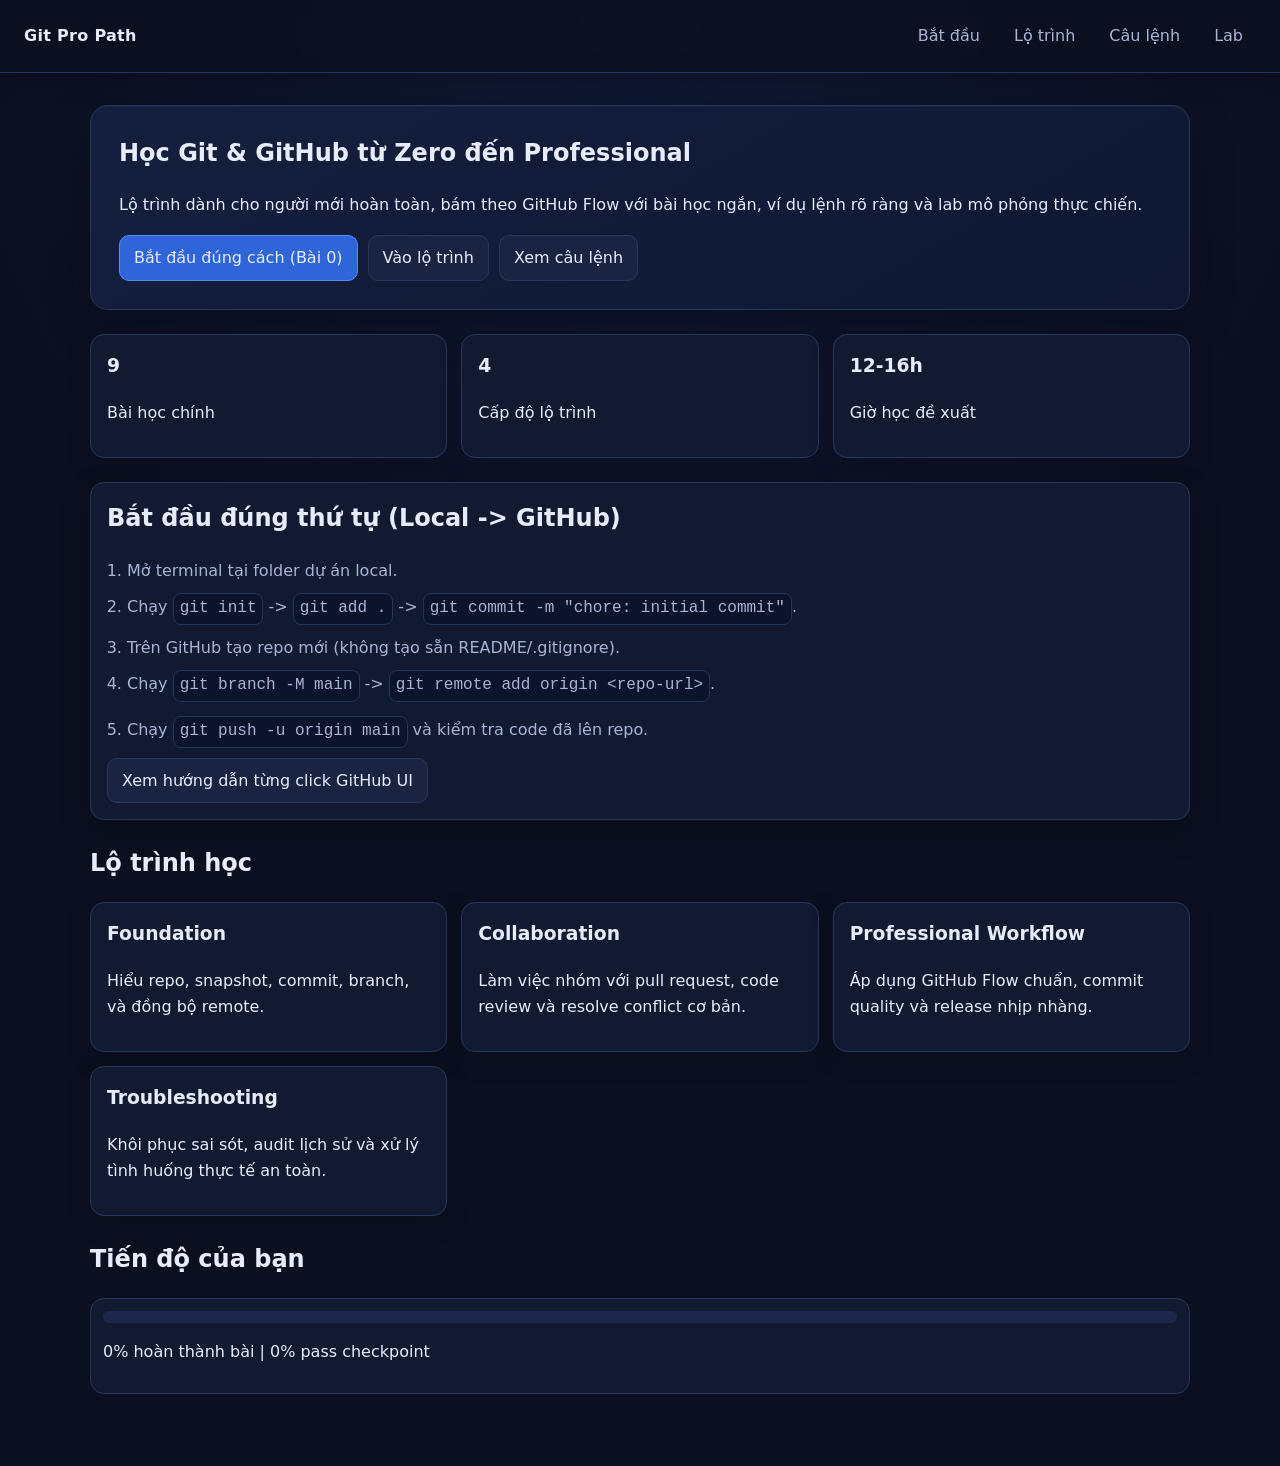
<file: index.html>
<!doctype html>
<html lang="vi">

<head>
    <meta charset="UTF-8" />
    <meta name="viewport" content="width=device-width, initial-scale=1.0" />
    <title>Git & GitHub Learning Path</title>
    <link rel="stylesheet" href="assets/styles.css" />
</head>

<body data-page="home">
    <header class="topbar">
        <a class="brand" href="index.html">Git Pro Path</a>
        <nav>
            <a href="starter/index.html">Bắt đầu</a>
            <a href="lessons/index.html">Lộ trình</a>
            <a href="commands/index.html">Câu lệnh</a>
            <a href="labs/index.html">Lab</a>
        </nav>
    </header>

    <main class="container">
        <section class="hero">
            <h1>Học Git & GitHub từ Zero đến Professional</h1>
            <p>
                Lộ trình dành cho người mới hoàn toàn, bám theo GitHub Flow với bài học ngắn,
                ví dụ lệnh rõ ràng và lab mô phỏng thực chiến.
            </p>
            <div class="hero-actions">
                <a class="btn primary" href="starter/index.html">Bắt đầu đúng cách (Bài 0)</a>
                <a class="btn" href="lessons/index.html">Vào lộ trình</a>
                <a class="btn" href="commands/index.html">Xem câu lệnh</a>
            </div>
        </section>

        <section class="grid three" id="home-metrics"></section>

        <section class="starter-box">
            <h2>Bắt đầu đúng thứ tự (Local -> GitHub)</h2>
            <ol>
                <li>Mở terminal tại folder dự án local.</li>
                <li>Chạy <code>git init</code> -> <code>git add .</code> -> <code>git commit -m "chore: initial commit"</code>.</li>
                <li>Trên GitHub tạo repo mới (không tạo sẵn README/.gitignore).</li>
                <li>Chạy <code>git branch -M main</code> -> <code>git remote add origin &lt;repo-url&gt;</code>.</li>
                <li>Chạy <code>git push -u origin main</code> và kiểm tra code đã lên repo.</li>
            </ol>
            <a class="btn" href="starter/index.html">Xem hướng dẫn từng click GitHub UI</a>
        </section>

        <section>
            <h2>Lộ trình học</h2>
            <div id="path-cards" class="grid two"></div>
        </section>

        <section>
            <h2>Tiến độ của bạn</h2>
            <div class="progress-wrap">
                <div class="progress-bar"><span id="overall-progress"></span></div>
                <p id="overall-progress-text">0% hoàn thành</p>
            </div>
        </section>
    </main>

    <script src="assets/app.js"></script>
</body>

</html>
</file>
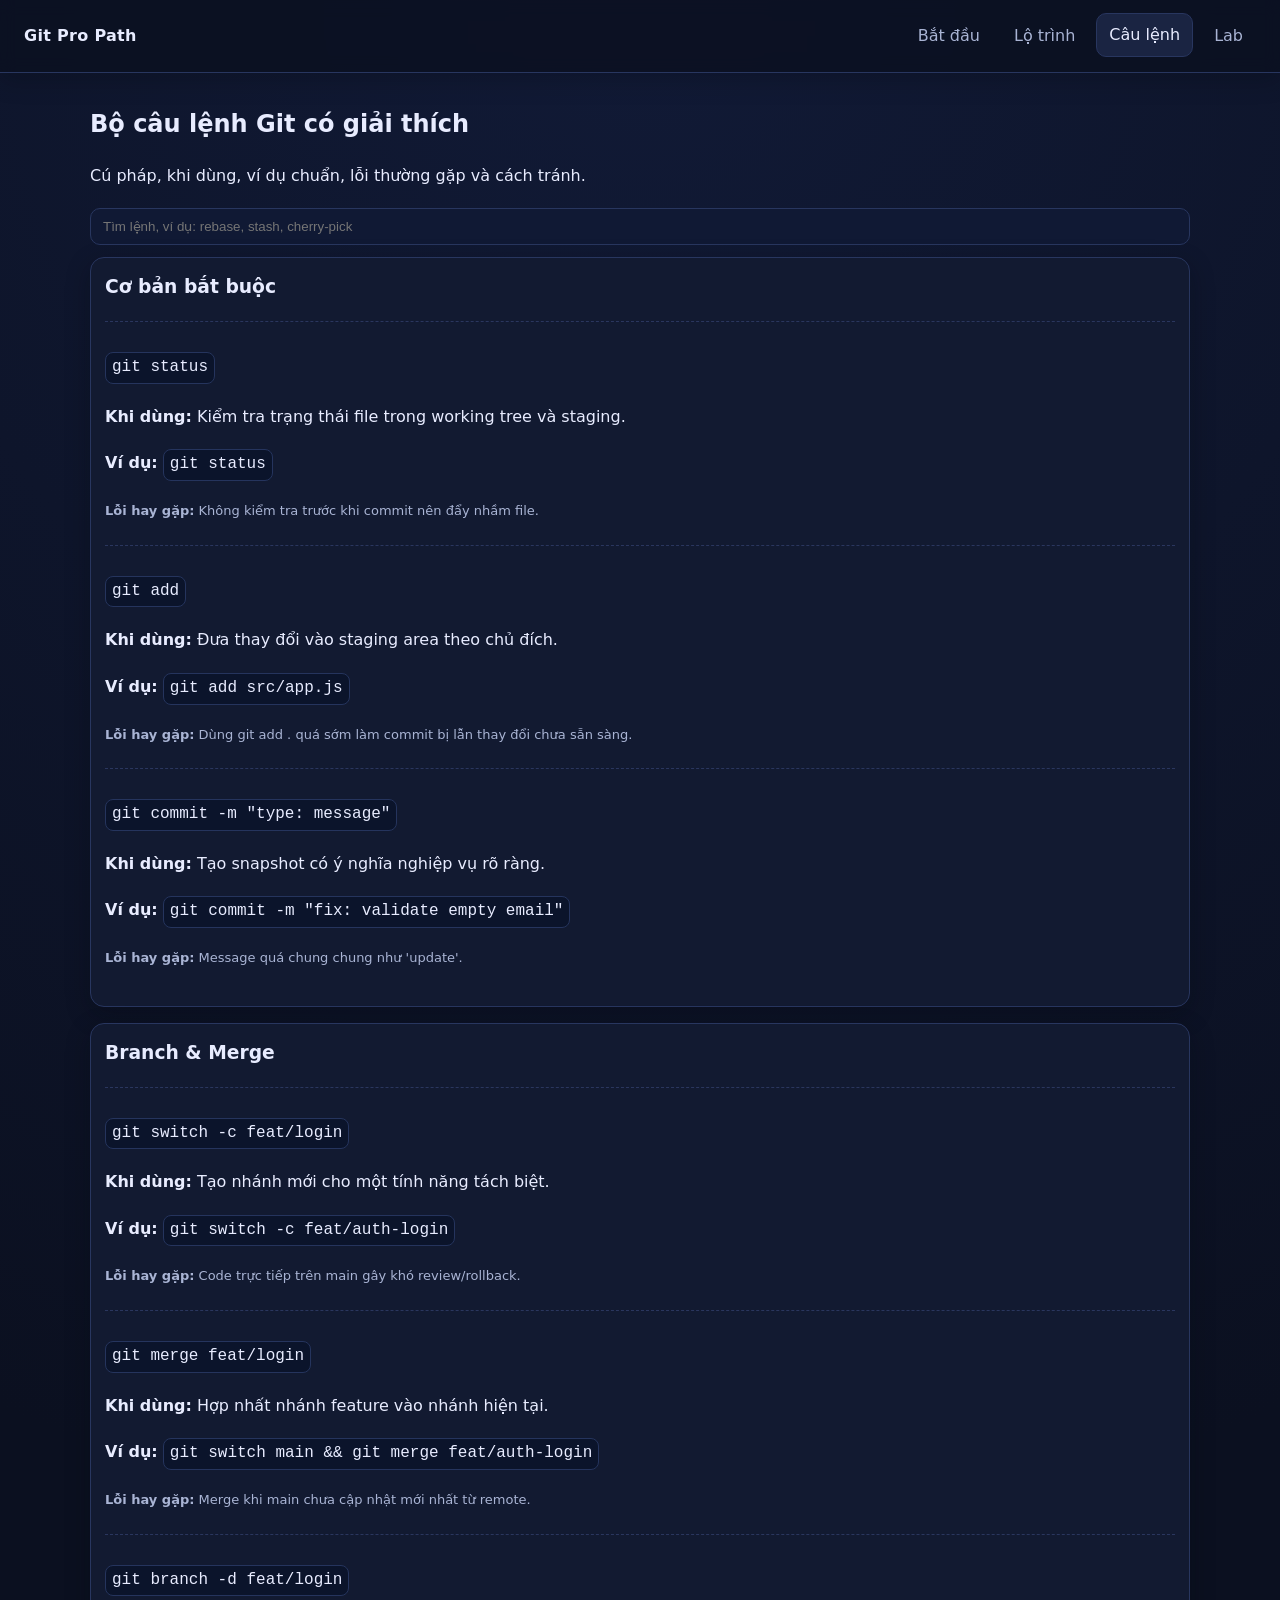
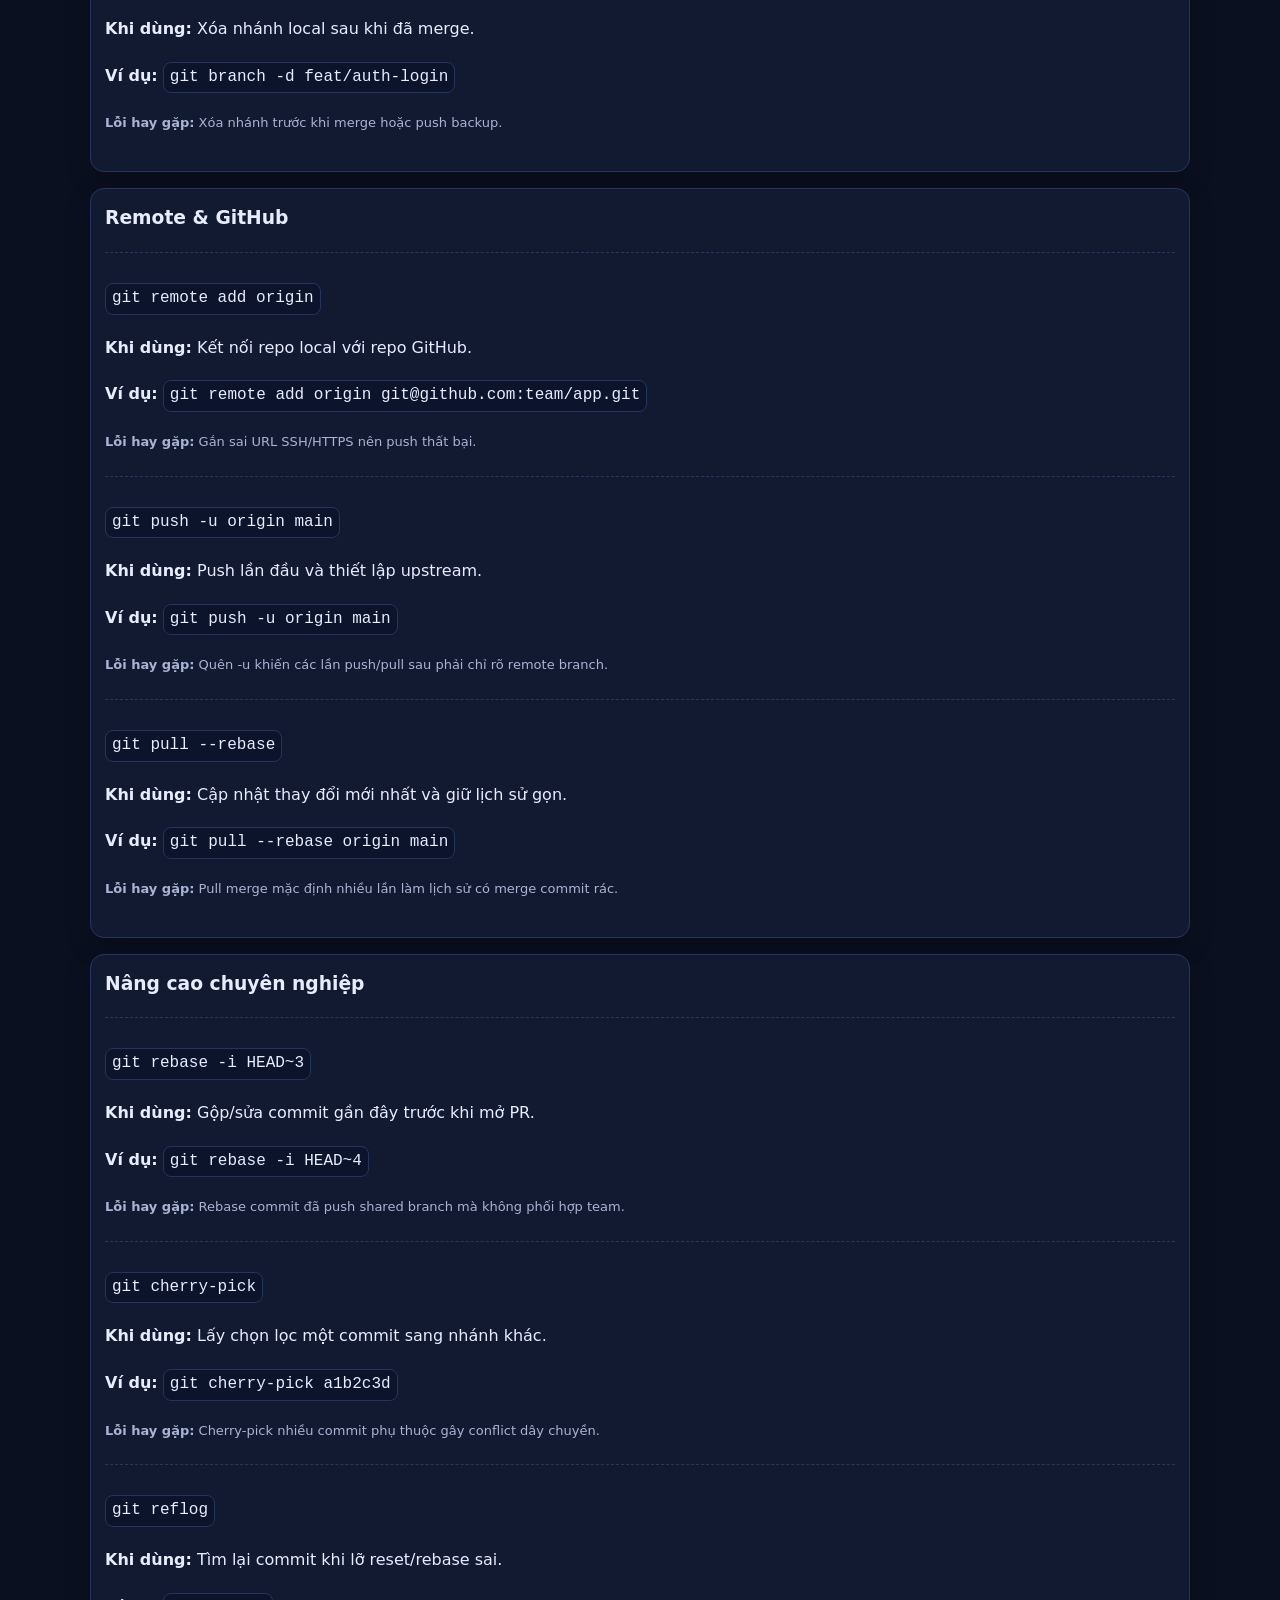
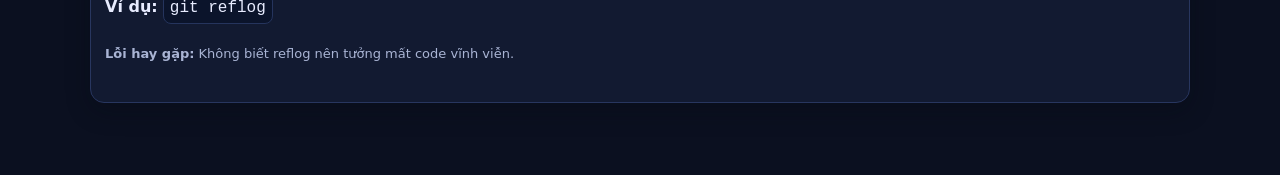
<file: commands/index.html>
<!doctype html>
<html lang="vi">

<head>
    <meta charset="UTF-8" />
    <meta name="viewport" content="width=device-width, initial-scale=1.0" />
    <title>Git Commands Handbook</title>
    <link rel="stylesheet" href="../assets/styles.css" />
</head>

<body data-page="commands">
    <header class="topbar">
        <a class="brand" href="../index.html">Git Pro Path</a>
        <nav>
            <a href="../starter/index.html">Bắt đầu</a>
            <a href="../lessons/index.html">Lộ trình</a>
            <a class="active" href="index.html">Câu lệnh</a>
            <a href="../labs/index.html">Lab</a>
        </nav>
    </header>

    <main class="container">
        <section class="page-head">
            <h1>Bộ câu lệnh Git có giải thích</h1>
            <p>Cú pháp, khi dùng, ví dụ chuẩn, lỗi thường gặp và cách tránh.</p>
        </section>
        <section>
            <input id="command-search" class="search" type="search"
                placeholder="Tìm lệnh, ví dụ: rebase, stash, cherry-pick" />
        </section>
        <section id="command-groups" class="stack"></section>
    </main>

    <script src="../assets/app.js"></script>
</body>

</html>
</file>
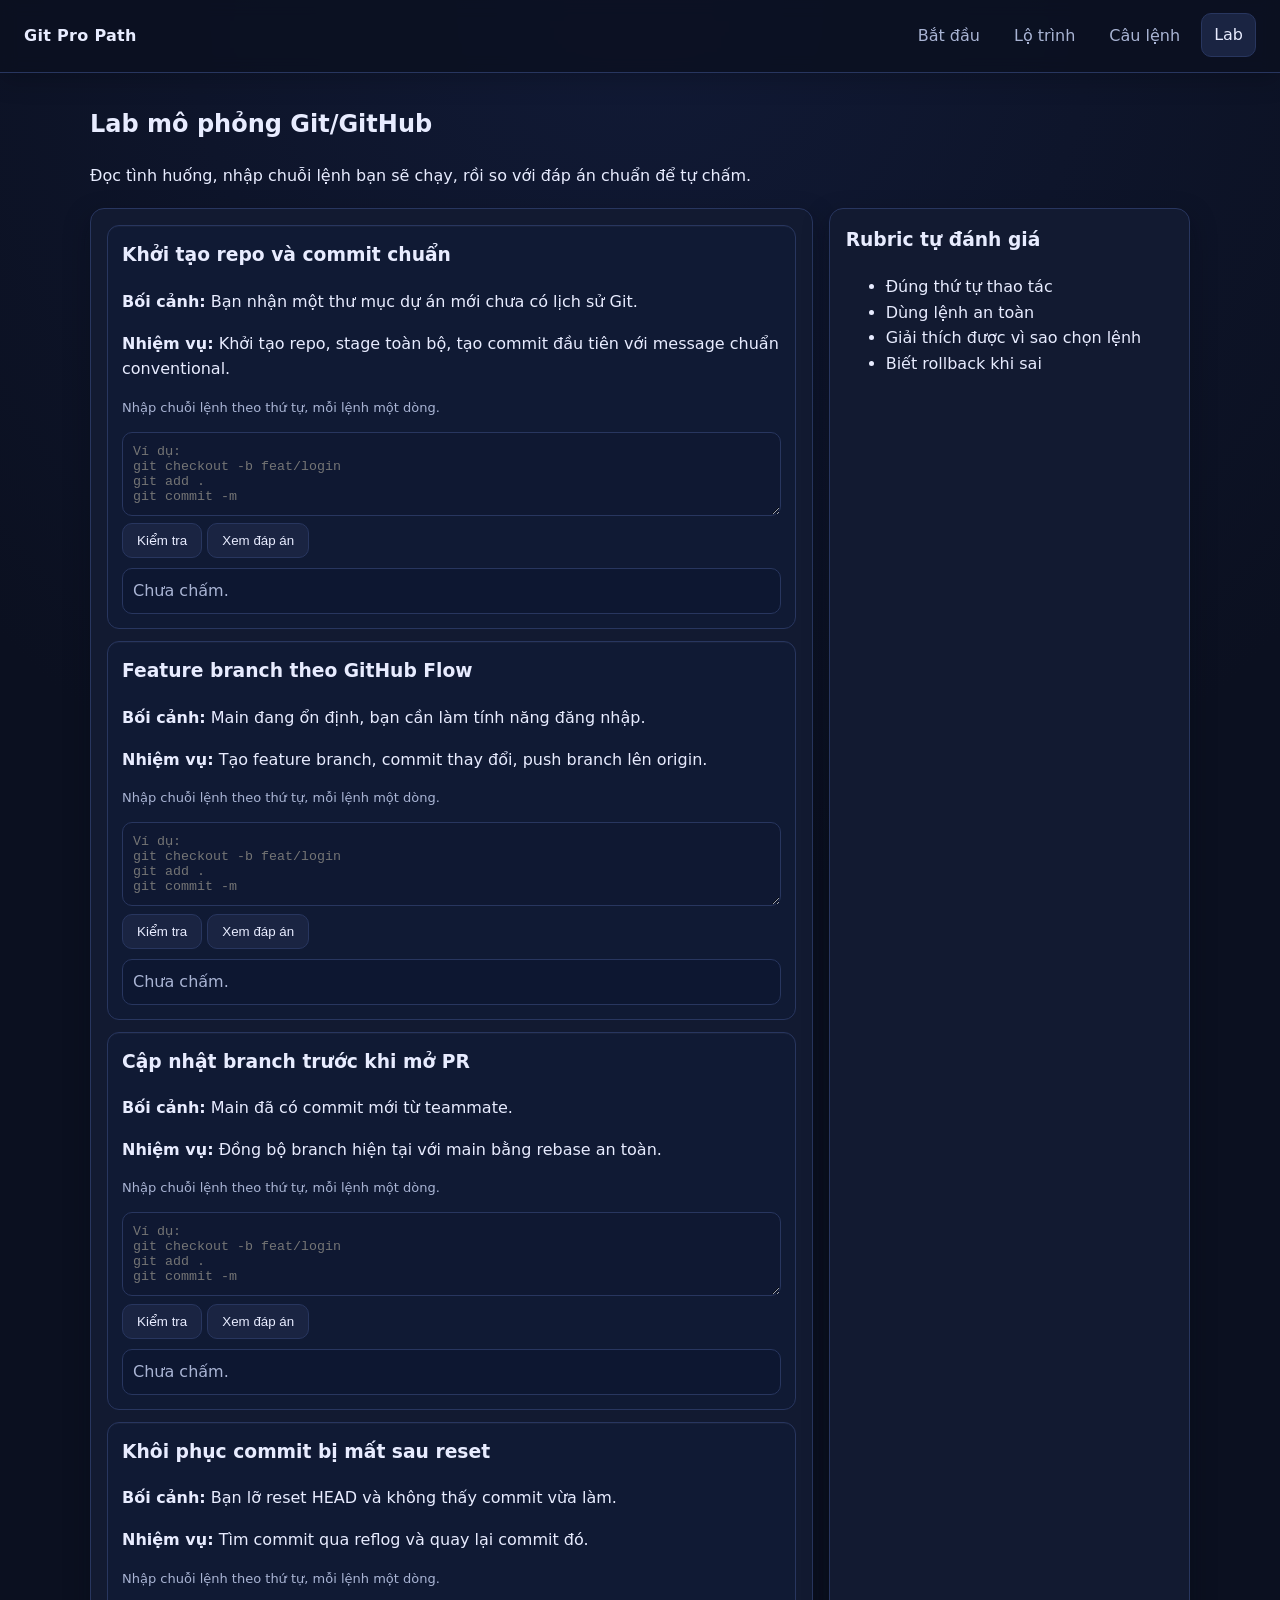
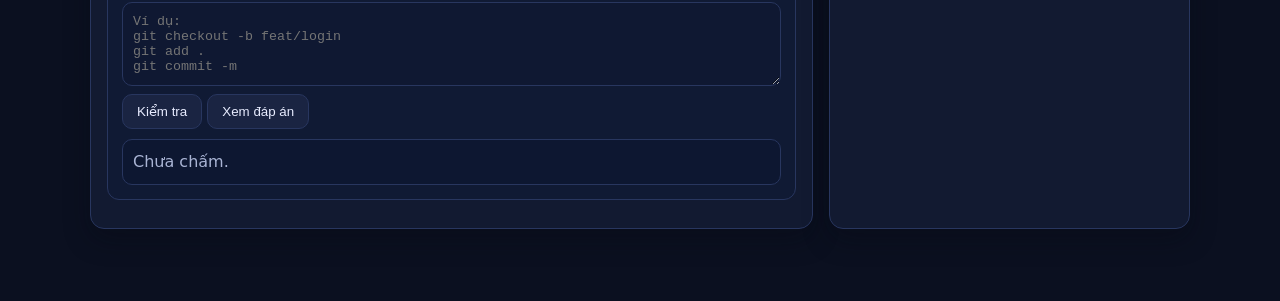
<file: labs/index.html>
<!doctype html>
<html lang="vi">

<head>
    <meta charset="UTF-8" />
    <meta name="viewport" content="width=device-width, initial-scale=1.0" />
    <title>Git Labs</title>
    <link rel="stylesheet" href="../assets/styles.css" />
</head>

<body data-page="labs">
    <header class="topbar">
        <a class="brand" href="../index.html">Git Pro Path</a>
        <nav>
            <a href="../starter/index.html">Bắt đầu</a>
            <a href="../lessons/index.html">Lộ trình</a>
            <a href="../commands/index.html">Câu lệnh</a>
            <a class="active" href="index.html">Lab</a>
        </nav>
    </header>

    <main class="container">
        <section class="page-head">
            <h1>Lab mô phỏng Git/GitHub</h1>
            <p>Đọc tình huống, nhập chuỗi lệnh bạn sẽ chạy, rồi so với đáp án chuẩn để tự chấm.</p>
        </section>

        <section class="layout">
            <article id="lab-list" class="main-panel"></article>
            <aside class="side-panel">
                <h3>Rubric tự đánh giá</h3>
                <ul>
                    <li>Đúng thứ tự thao tác</li>
                    <li>Dùng lệnh an toàn</li>
                    <li>Giải thích được vì sao chọn lệnh</li>
                    <li>Biết rollback khi sai</li>
                </ul>
            </aside>
        </section>
    </main>

    <script src="../assets/app.js"></script>
</body>

</html>
</file>
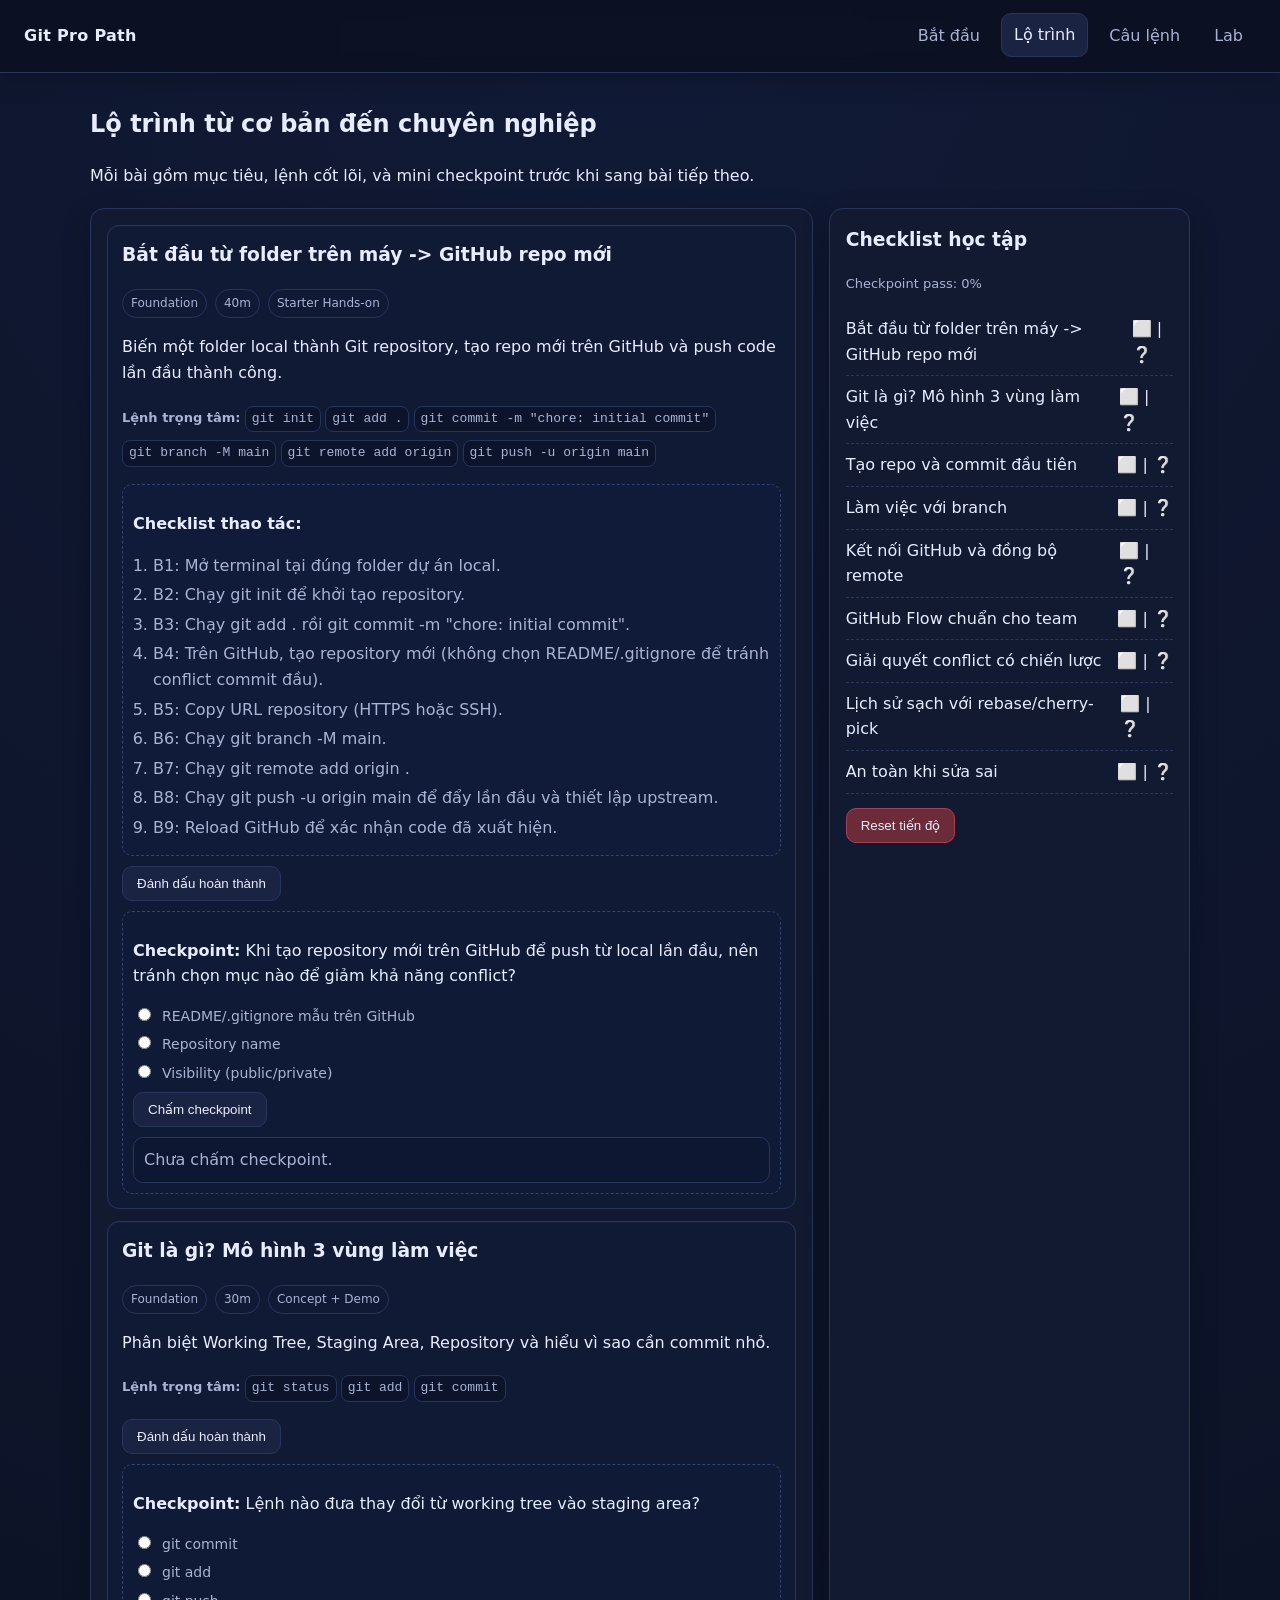
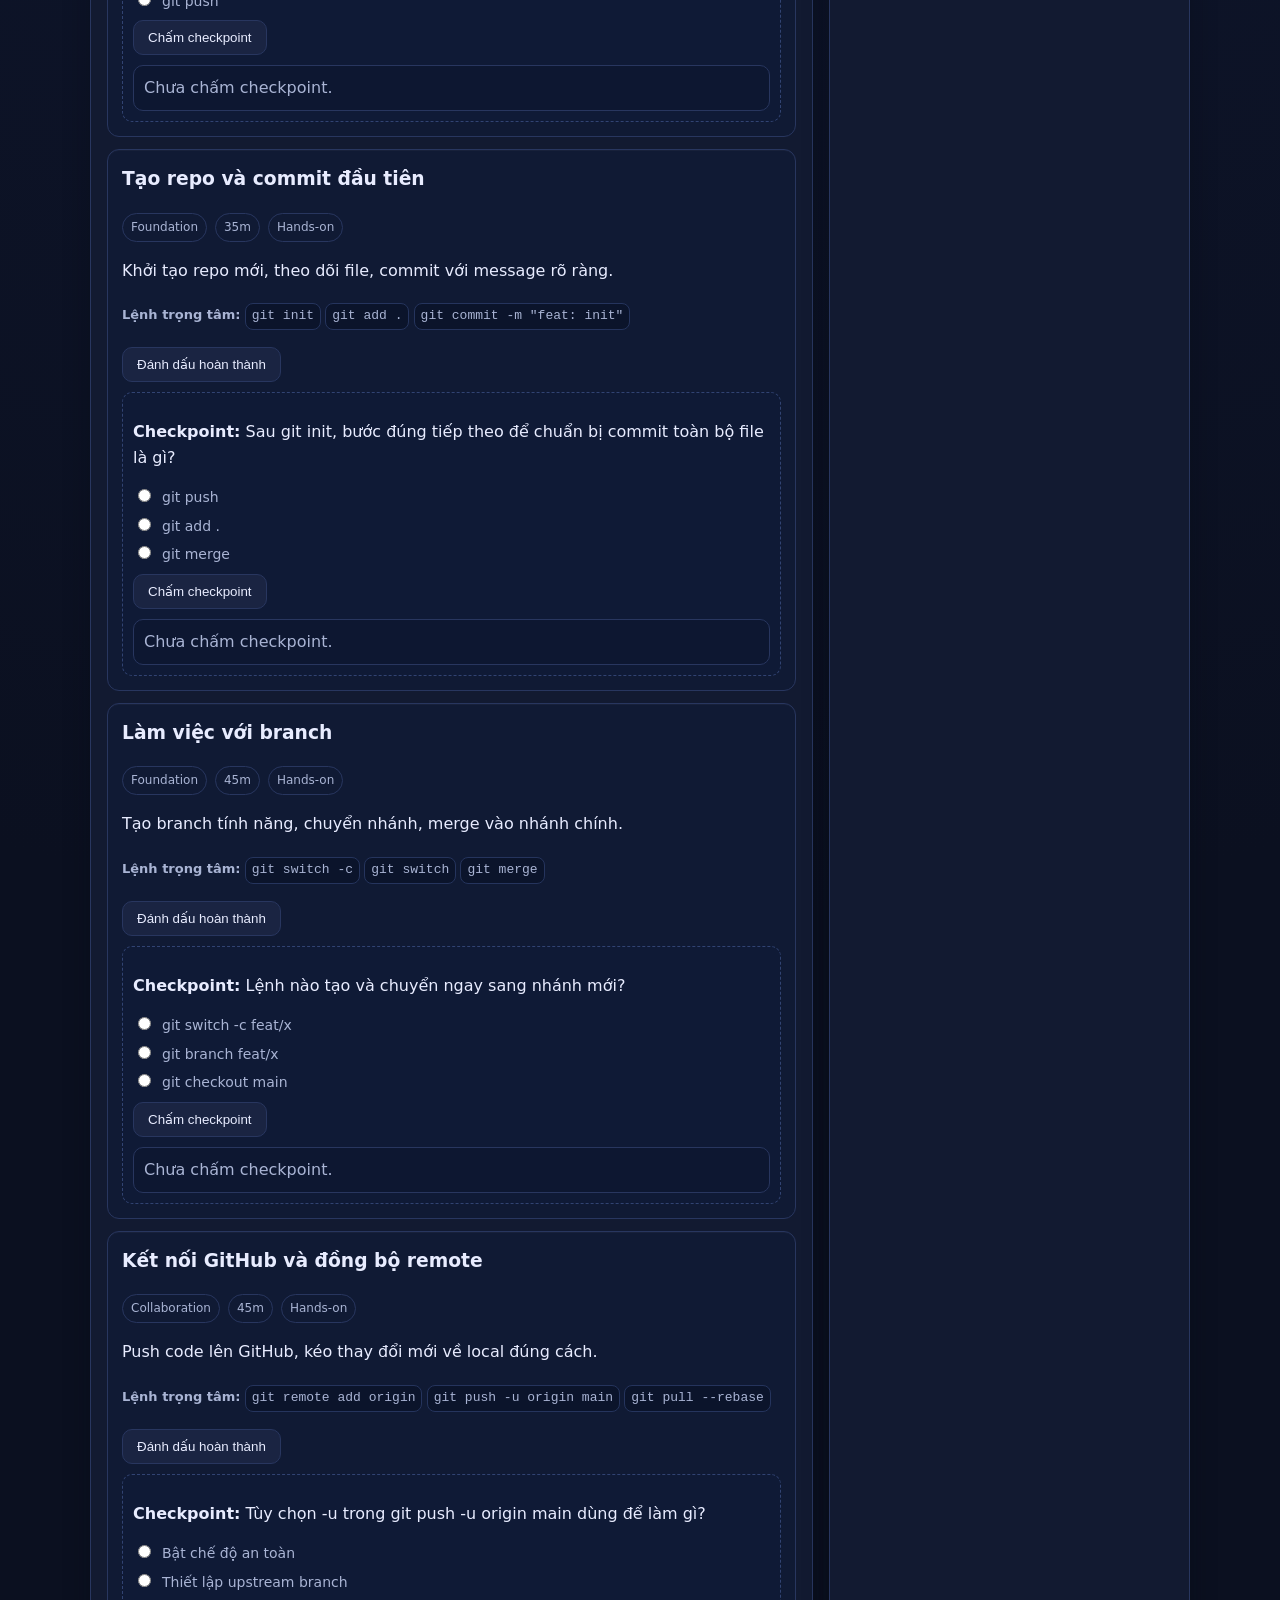
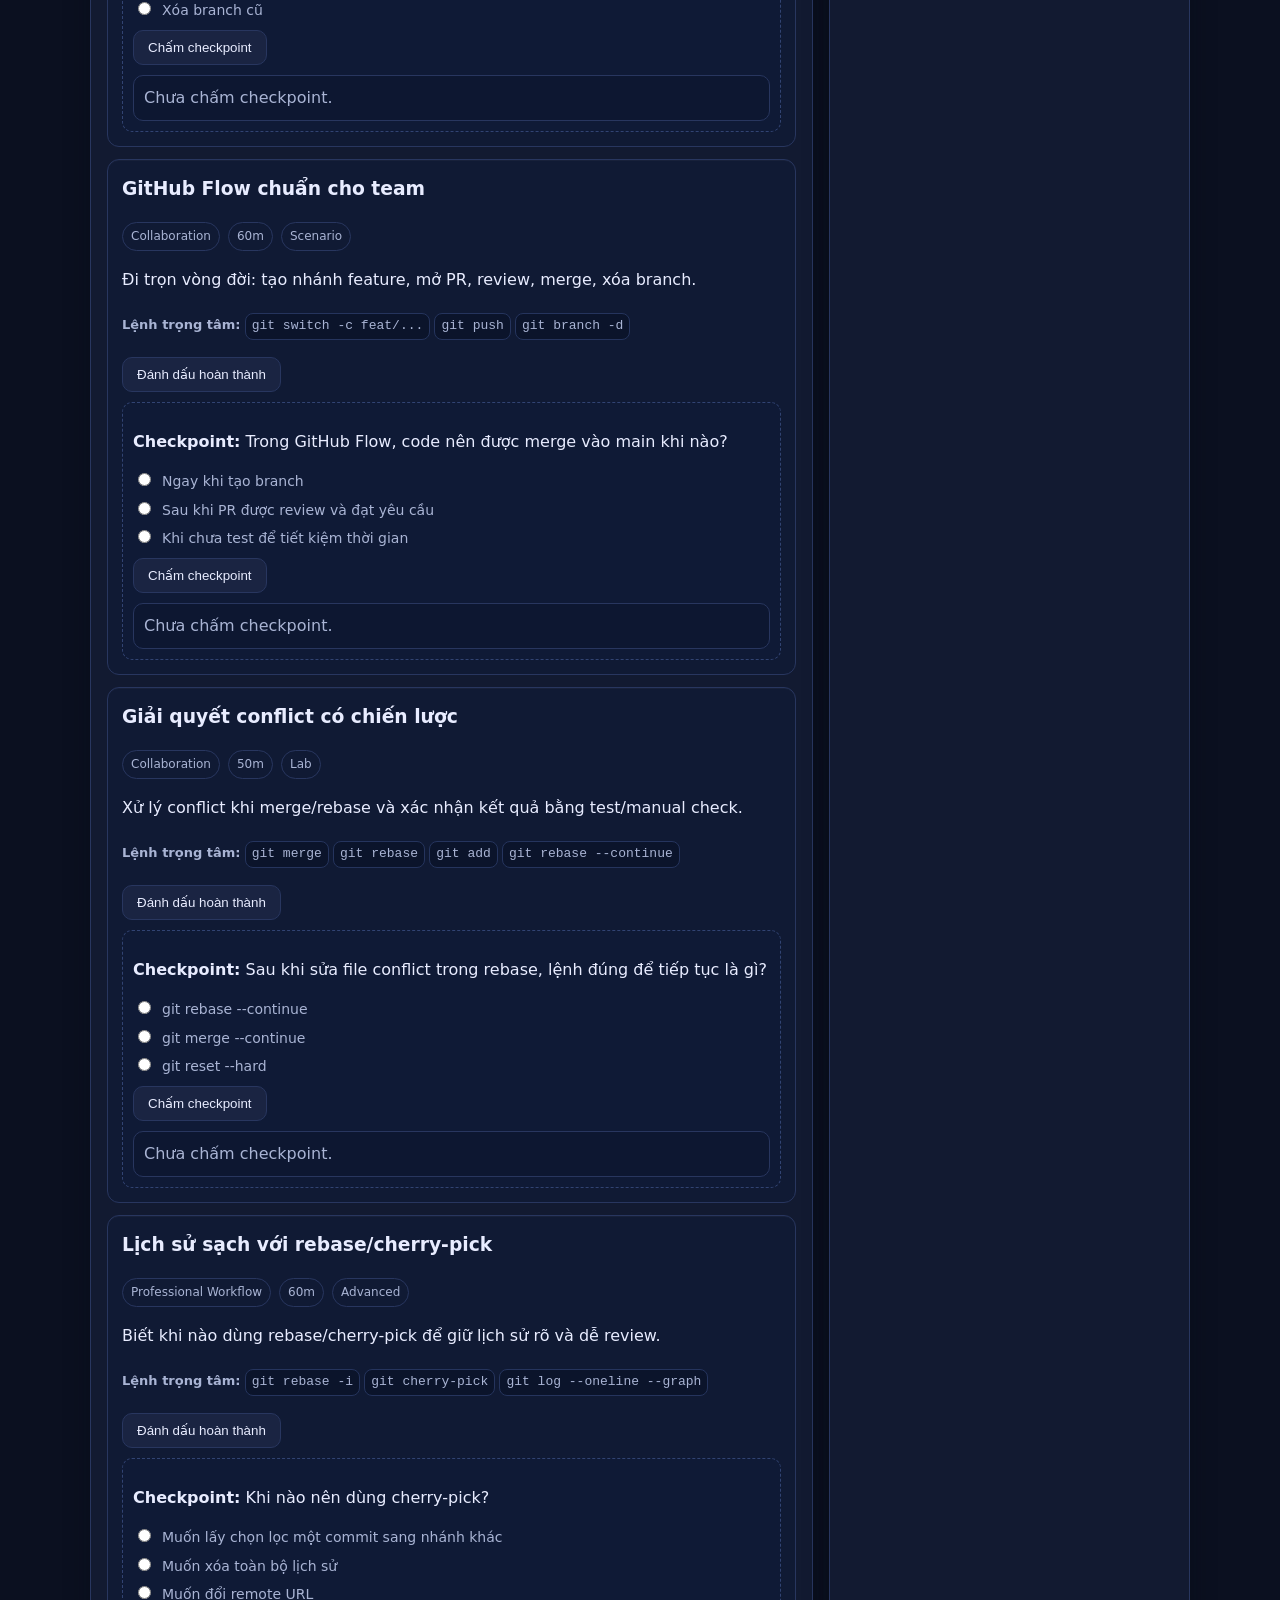
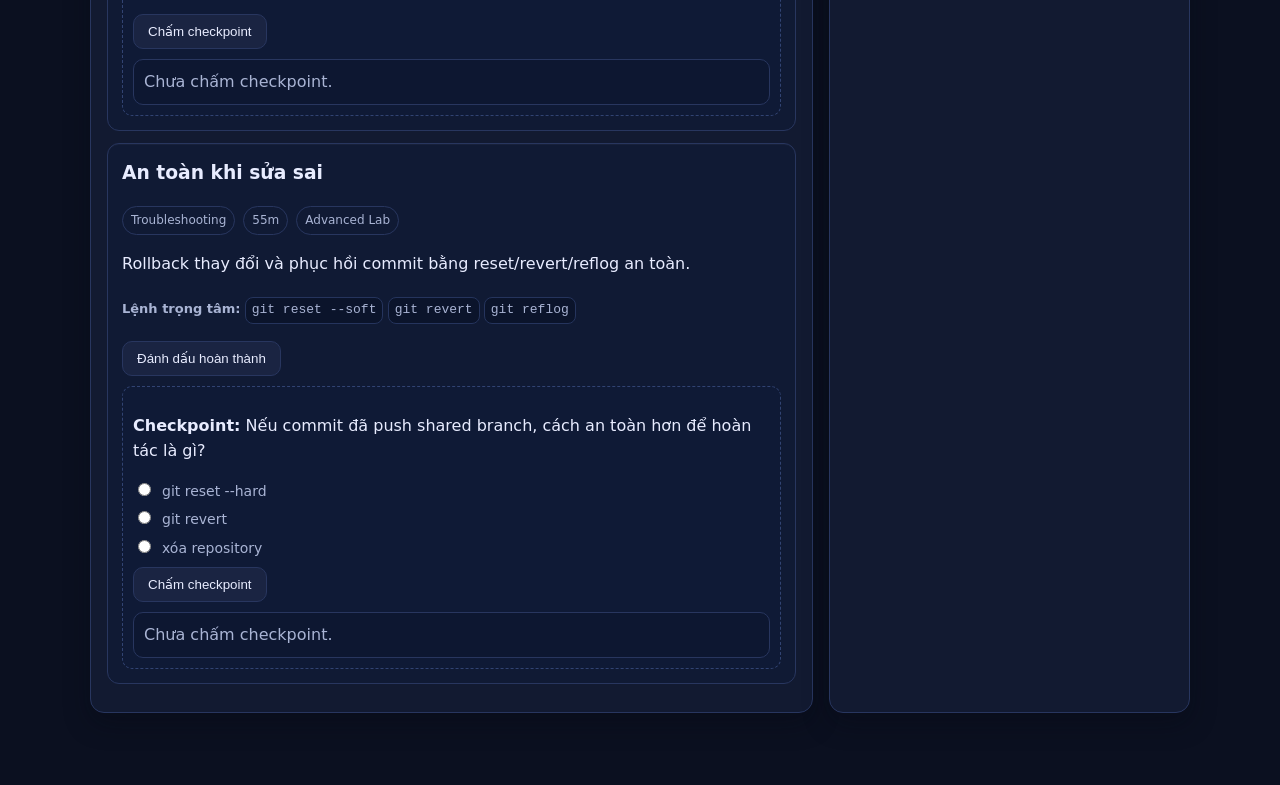
<file: lessons/index.html>
<!doctype html>
<html lang="vi">

<head>
    <meta charset="UTF-8" />
    <meta name="viewport" content="width=device-width, initial-scale=1.0" />
    <title>Lộ trình học Git/GitHub</title>
    <link rel="stylesheet" href="../assets/styles.css" />
</head>

<body data-page="lessons">
    <header class="topbar">
        <a class="brand" href="../index.html">Git Pro Path</a>
        <nav>
            <a href="../starter/index.html">Bắt đầu</a>
            <a class="active" href="index.html">Lộ trình</a>
            <a href="../commands/index.html">Câu lệnh</a>
            <a href="../labs/index.html">Lab</a>
        </nav>
    </header>

    <main class="container">
        <section class="page-head">
            <h1>Lộ trình từ cơ bản đến chuyên nghiệp</h1>
            <p>Mỗi bài gồm mục tiêu, lệnh cốt lõi, và mini checkpoint trước khi sang bài tiếp theo.</p>
        </section>

        <section class="layout">
            <article id="lesson-list" class="main-panel"></article>
            <aside class="side-panel">
                <h3>Checklist học tập</h3>
                <p id="quiz-score" class="small">Checkpoint pass: 0%</p>
                <ul id="progress-list" class="check-list"></ul>
                <button id="reset-progress" class="btn danger">Reset tiến độ</button>
            </aside>
        </section>
    </main>

    <script src="../assets/app.js"></script>
</body>

</html>
</file>
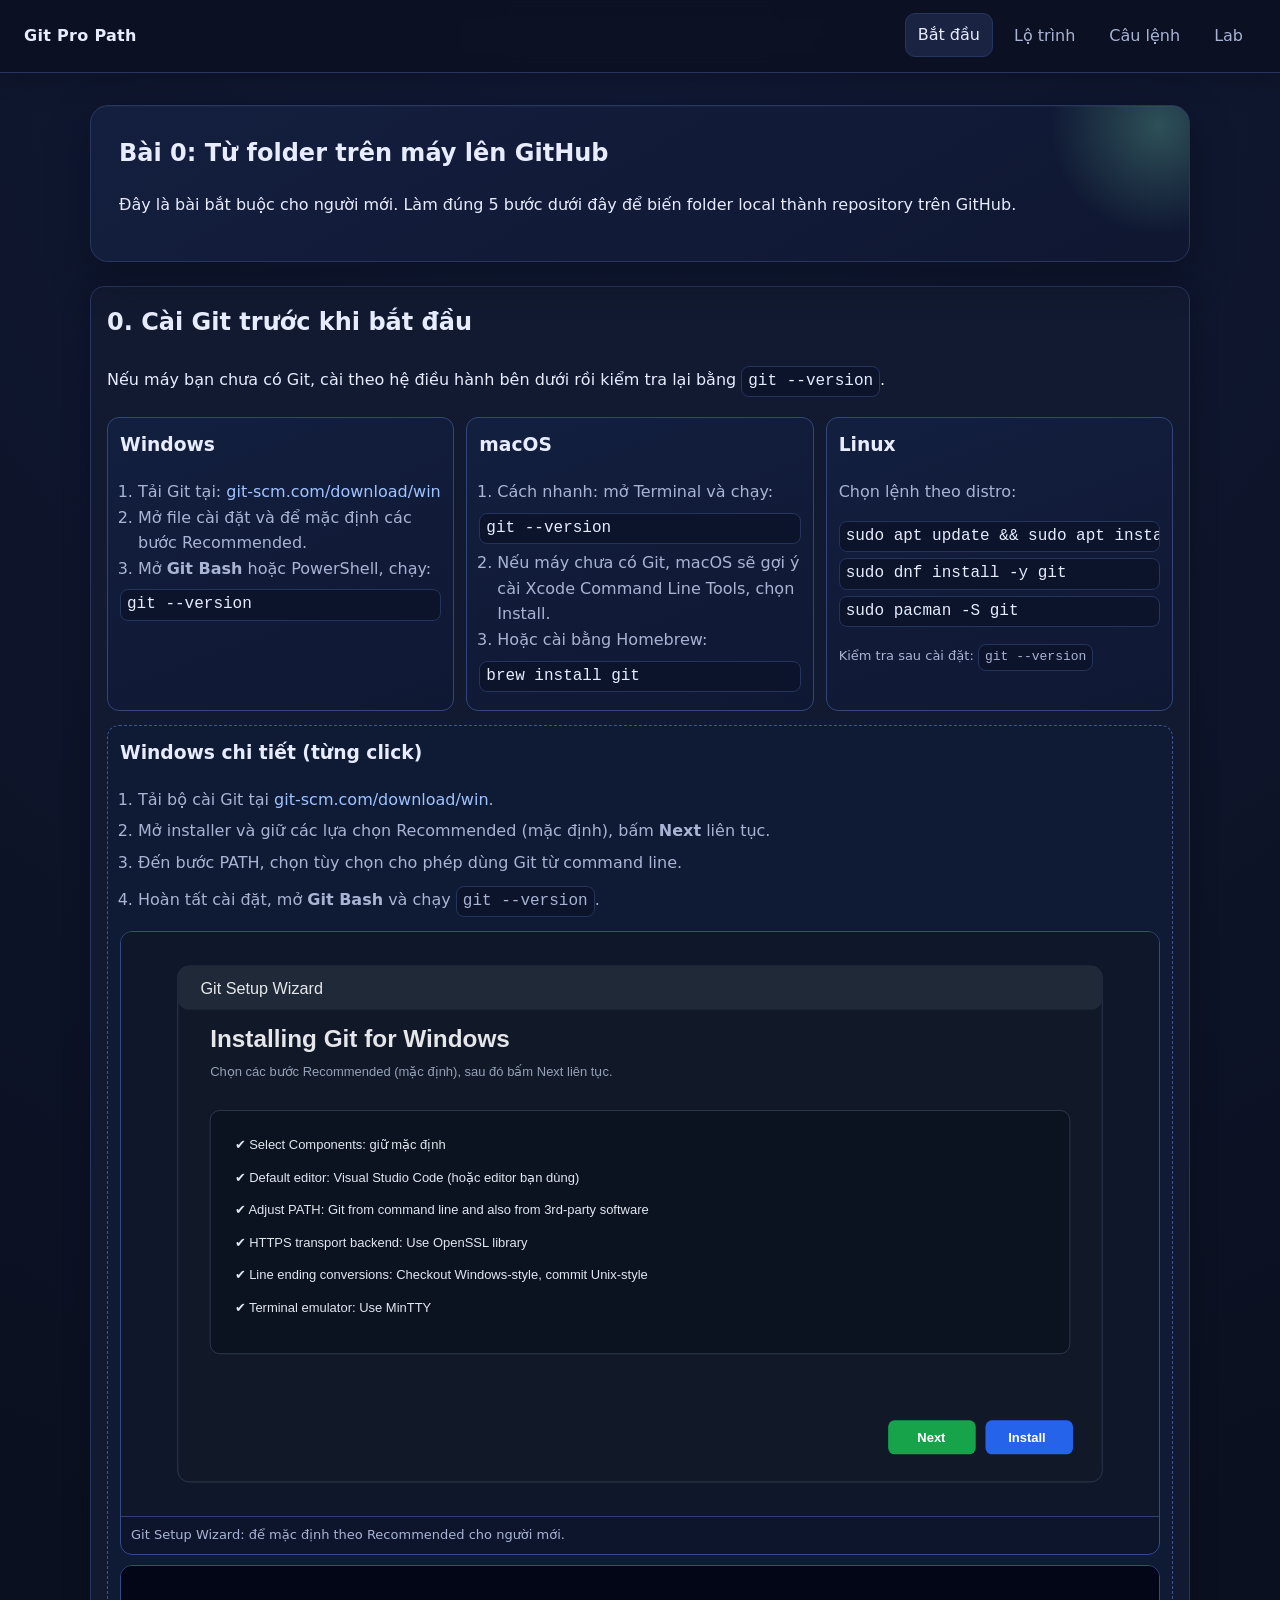
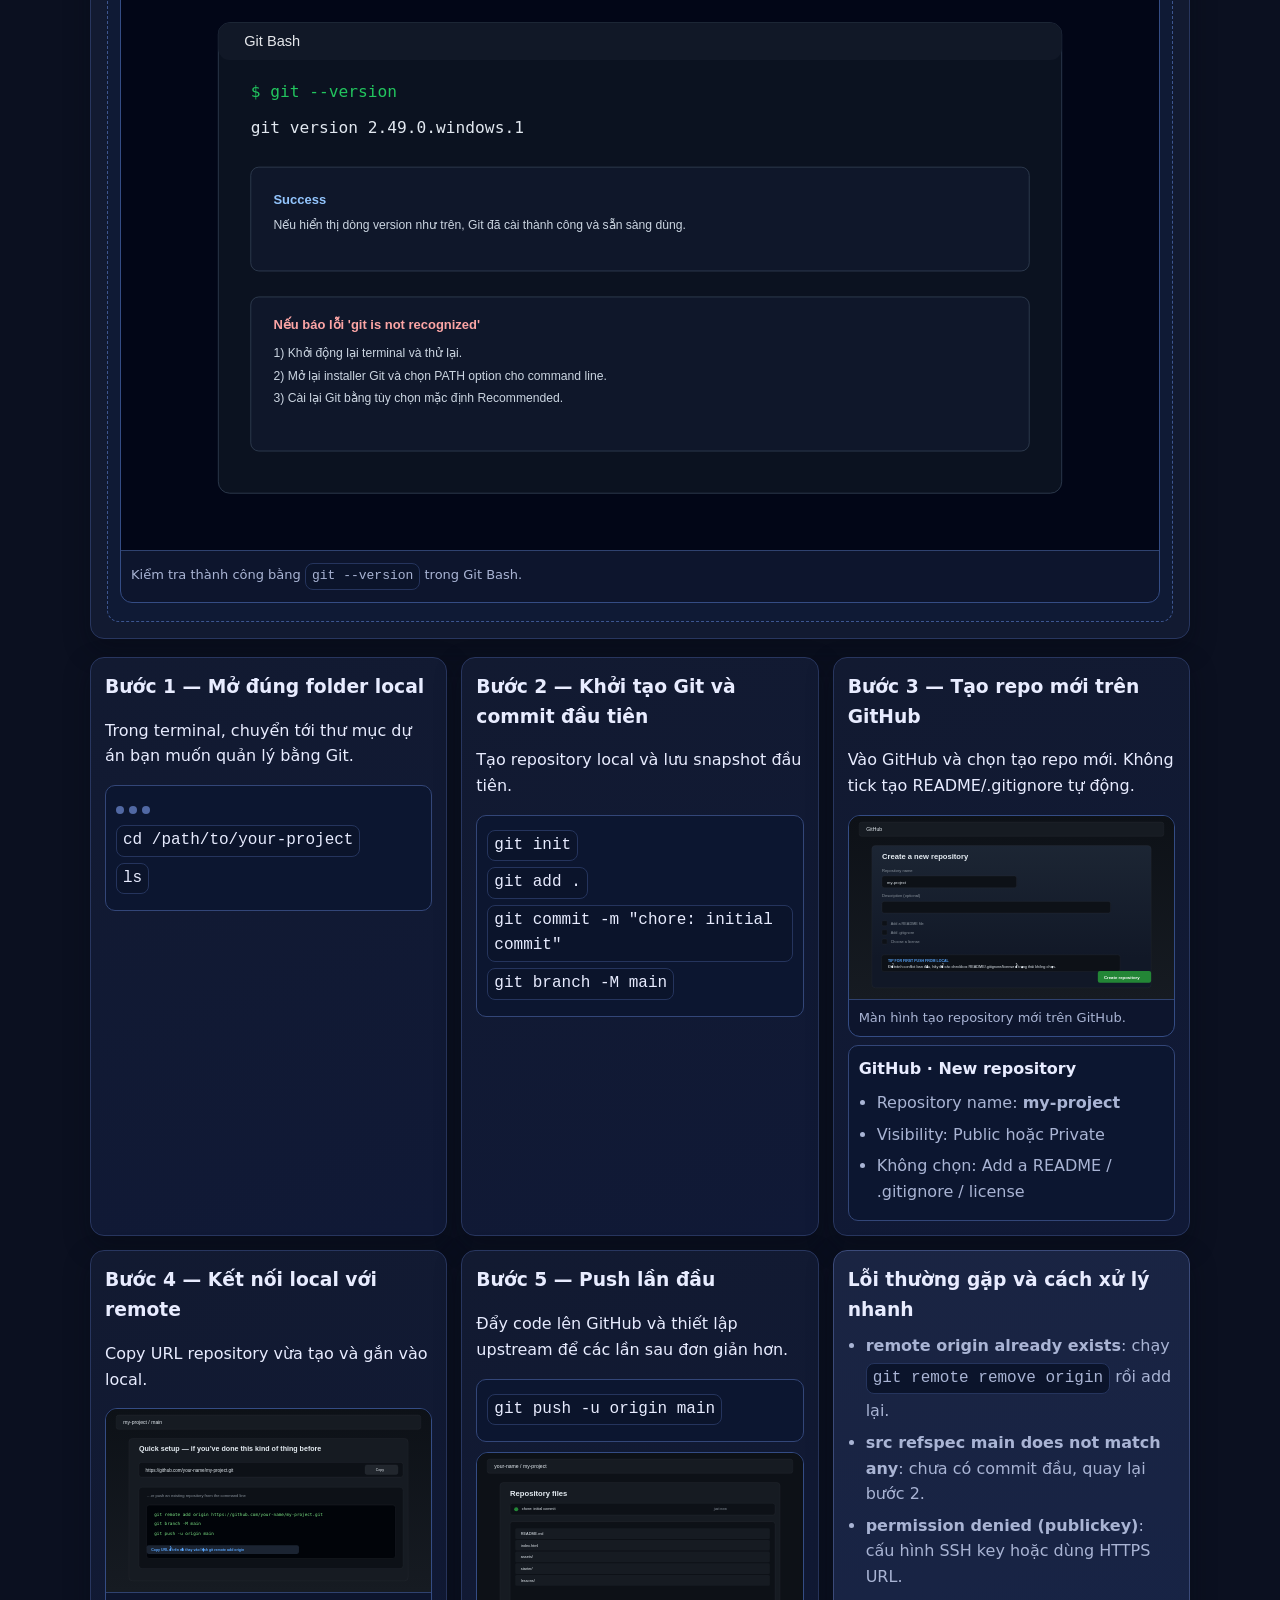
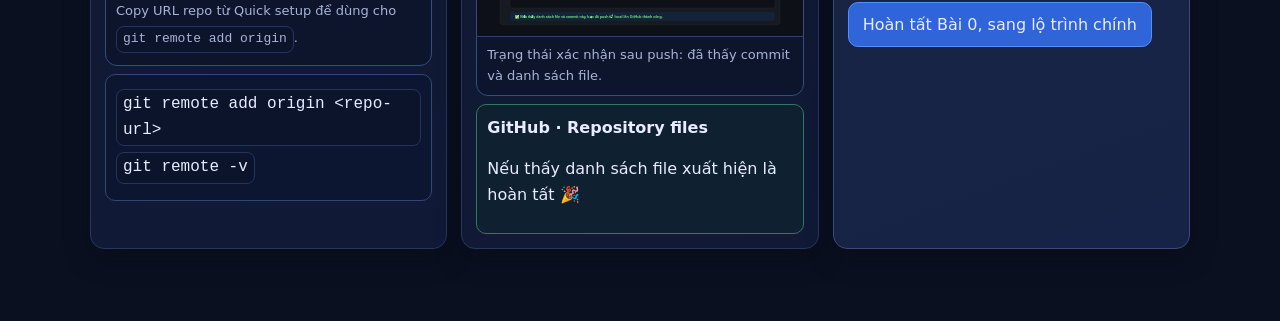
<file: starter/index.html>
<!doctype html>
<html lang="vi">

<head>
    <meta charset="UTF-8" />
    <meta name="viewport" content="width=device-width, initial-scale=1.0" />
    <title>Bắt đầu từ local lên GitHub</title>
    <link rel="stylesheet" href="../assets/styles.css" />
</head>

<body data-page="starter">
    <header class="topbar">
        <a class="brand" href="../index.html">Git Pro Path</a>
        <nav>
            <a class="active" href="index.html">Bắt đầu</a>
            <a href="../lessons/index.html">Lộ trình</a>
            <a href="../commands/index.html">Câu lệnh</a>
            <a href="../labs/index.html">Lab</a>
        </nav>
    </header>

    <main class="container">
        <section class="hero guide-hero">
            <h1>Bài 0: Từ folder trên máy lên GitHub</h1>
            <p>
                Đây là bài bắt buộc cho người mới. Làm đúng 5 bước dưới đây để biến folder local thành repository trên GitHub.
            </p>
        </section>

        <section class="install-box">
            <h2>0. Cài Git trước khi bắt đầu</h2>
            <p>Nếu máy bạn chưa có Git, cài theo hệ điều hành bên dưới rồi kiểm tra lại bằng <code>git --version</code>.</p>
            <div class="install-grid">
                <article class="install-card">
                    <h3>Windows</h3>
                    <ol>
                        <li>Tải Git tại: <a href="https://git-scm.com/download/win" target="_blank" rel="noopener noreferrer">git-scm.com/download/win</a></li>
                        <li>Mở file cài đặt và để mặc định các bước Recommended.</li>
                        <li>Mở <strong>Git Bash</strong> hoặc PowerShell, chạy:</li>
                    </ol>
                    <code class="block">git --version</code>
                </article>

                <article class="install-card">
                    <h3>macOS</h3>
                    <ol>
                        <li>Cách nhanh: mở Terminal và chạy:</li>
                    </ol>
                    <code class="block">git --version</code>
                    <ol start="2">
                        <li>Nếu máy chưa có Git, macOS sẽ gợi ý cài Xcode Command Line Tools, chọn Install.</li>
                        <li>Hoặc cài bằng Homebrew:</li>
                    </ol>
                    <code class="block">brew install git</code>
                </article>

                <article class="install-card">
                    <h3>Linux</h3>
                    <p>Chọn lệnh theo distro:</p>
                    <code class="block">sudo apt update && sudo apt install -y git</code>
                    <code class="block">sudo dnf install -y git</code>
                    <code class="block">sudo pacman -S git</code>
                    <p class="small">Kiểm tra sau cài đặt: <code>git --version</code></p>
                </article>
            </div>

            <section class="windows-walkthrough">
                <h3>Windows chi tiết (từng click)</h3>
                <ol>
                    <li>Tải bộ cài Git tại <a href="https://git-scm.com/download/win" target="_blank" rel="noopener noreferrer">git-scm.com/download/win</a>.</li>
                    <li>Mở installer và giữ các lựa chọn Recommended (mặc định), bấm <strong>Next</strong> liên tục.</li>
                    <li>Đến bước PATH, chọn tùy chọn cho phép dùng Git từ command line.</li>
                    <li>Hoàn tất cài đặt, mở <strong>Git Bash</strong> và chạy <code>git --version</code>.</li>
                </ol>

                <figure class="shot-frame">
                    <img src="../assets/images/windows-git-installer.svg" alt="Màn hình Git Setup Wizard với tùy chọn recommended" loading="lazy" />
                    <figcaption>Git Setup Wizard: để mặc định theo Recommended cho người mới.</figcaption>
                </figure>

                <figure class="shot-frame">
                    <img src="../assets/images/windows-git-verify.svg" alt="Git Bash kiểm tra git --version sau cài đặt" loading="lazy" />
                    <figcaption>Kiểm tra thành công bằng <code>git --version</code> trong Git Bash.</figcaption>
                </figure>
            </section>
        </section>

        <section class="guide-grid">
            <article class="guide-card">
                <h3>Bước 1 — Mở đúng folder local</h3>
                <p>Trong terminal, chuyển tới thư mục dự án bạn muốn quản lý bằng Git.</p>
                <div class="terminal-shot">
                    <span class="terminal-dot"></span><span class="terminal-dot"></span><span class="terminal-dot"></span>
                    <code>cd /path/to/your-project</code>
                    <code>ls</code>
                </div>
            </article>

            <article class="guide-card">
                <h3>Bước 2 — Khởi tạo Git và commit đầu tiên</h3>
                <p>Tạo repository local và lưu snapshot đầu tiên.</p>
                <div class="terminal-shot">
                    <code>git init</code>
                    <code>git add .</code>
                    <code>git commit -m "chore: initial commit"</code>
                    <code>git branch -M main</code>
                </div>
            </article>

            <article class="guide-card">
                <h3>Bước 3 — Tạo repo mới trên GitHub</h3>
                <p>Vào GitHub và chọn tạo repo mới. Không tick tạo README/.gitignore tự động.</p>
                <figure class="shot-frame">
                    <img src="../assets/images/github-new-repo.svg" alt="Màn hình GitHub Create a new repository" loading="lazy" />
                    <figcaption>Màn hình tạo repository mới trên GitHub.</figcaption>
                </figure>
                <div class="ui-shot">
                    <div class="ui-head">GitHub · New repository</div>
                    <ul>
                        <li>Repository name: <strong>my-project</strong></li>
                        <li>Visibility: Public hoặc Private</li>
                        <li>Không chọn: Add a README / .gitignore / license</li>
                    </ul>
                </div>
            </article>

            <article class="guide-card">
                <h3>Bước 4 — Kết nối local với remote</h3>
                <p>Copy URL repository vừa tạo và gắn vào local.</p>
                <figure class="shot-frame">
                    <img src="../assets/images/github-quick-setup.svg" alt="Màn hình GitHub Quick setup với URL repository" loading="lazy" />
                    <figcaption>Copy URL repo từ Quick setup để dùng cho <code>git remote add origin</code>.</figcaption>
                </figure>
                <div class="terminal-shot">
                    <code>git remote add origin &lt;repo-url&gt;</code>
                    <code>git remote -v</code>
                </div>
            </article>

            <article class="guide-card">
                <h3>Bước 5 — Push lần đầu</h3>
                <p>Đẩy code lên GitHub và thiết lập upstream để các lần sau đơn giản hơn.</p>
                <div class="terminal-shot">
                    <code>git push -u origin main</code>
                </div>
                <figure class="shot-frame">
                    <img src="../assets/images/github-repo-files.svg" alt="Màn hình GitHub hiển thị repository files sau khi push" loading="lazy" />
                    <figcaption>Trạng thái xác nhận sau push: đã thấy commit và danh sách file.</figcaption>
                </figure>
                <div class="ui-shot success">
                    <div class="ui-head">GitHub · Repository files</div>
                    <p>Nếu thấy danh sách file xuất hiện là hoàn tất 🎉</p>
                </div>
            </article>

            <article class="guide-card tips">
                <h3>Lỗi thường gặp và cách xử lý nhanh</h3>
                <ul>
                    <li><strong>remote origin already exists</strong>: chạy <code>git remote remove origin</code> rồi add lại.</li>
                    <li><strong>src refspec main does not match any</strong>: chưa có commit đầu, quay lại bước 2.</li>
                    <li><strong>permission denied (publickey)</strong>: cấu hình SSH key hoặc dùng HTTPS URL.</li>
                </ul>
                <a class="btn primary" href="../lessons/index.html">Hoàn tất Bài 0, sang lộ trình chính</a>
            </article>
        </section>
    </main>
</body>

</html>
</file>
<file: assets/styles.css>
:root {
    --bg: #0b1020;
    --panel: #121a31;
    --panel-soft: #1a2442;
    --panel-soft-2: #1e2b52;
    --text: #e8ecff;
    --muted: #a9b4d4;
    --accent: #6ea8ff;
    --accent-2: #86f5c2;
    --danger: #ff6f86;
    --border: #28365f;
    --glow: rgba(110, 168, 255, 0.22);
}

* {
    box-sizing: border-box;
}

body {
    margin: 0;
    font-family: Inter, system-ui, -apple-system, Segoe UI, Roboto, sans-serif;
    color: var(--text);
    background: radial-gradient(circle at top, #111a36 0%, var(--bg) 45%);
    line-height: 1.6;
    min-height: 100vh;
}

a {
    color: inherit;
    text-decoration: none;
}

.topbar {
    position: sticky;
    top: 0;
    z-index: 10;
    display: flex;
    justify-content: space-between;
    align-items: center;
    padding: 14px 24px;
    border-bottom: 1px solid var(--border);
    backdrop-filter: blur(8px);
    background: rgba(11, 16, 32, 0.82);
    box-shadow: 0 8px 24px rgba(0, 0, 0, 0.18);
}

.topbar nav {
    display: flex;
    gap: 8px;
    flex-wrap: wrap;
}

.topbar nav a {
    padding: 8px 12px;
    border: 1px solid transparent;
    border-radius: 10px;
    color: var(--muted);
    transition: 0.2s ease;
}

.topbar nav a.active,
.topbar nav a:hover {
    color: var(--text);
    border-color: var(--border);
    background: var(--panel-soft);
    transform: translateY(-1px);
}

.brand {
    font-weight: 700;
    letter-spacing: 0.3px;
}

.container {
    width: min(1100px, 92%);
    margin: 32px auto 72px;
}

.hero {
    padding: 28px;
    border: 1px solid var(--border);
    border-radius: 18px;
    background: linear-gradient(150deg, #141f3f 0%, #0f1731 100%);
    margin-bottom: 24px;
    box-shadow: 0 14px 40px rgba(6, 10, 22, 0.45), inset 0 1px 0 rgba(255, 255, 255, 0.03);
}

.starter-box {
    border: 1px solid var(--border);
    border-radius: 14px;
    background: var(--panel);
    padding: 16px;
    margin-bottom: 24px;
    box-shadow: 0 12px 28px rgba(5, 8, 18, 0.35);
}

.starter-box ol {
    margin: 6px 0 0 20px;
    padding: 0;
}

.starter-box li {
    margin: 6px 0;
    color: var(--muted);
}

h1,
h2,
h3 {
    margin-top: 0;
}

.hero-actions {
    display: flex;
    flex-wrap: wrap;
    gap: 10px;
    margin-top: 18px;
}

.btn {
    display: inline-flex;
    align-items: center;
    justify-content: center;
    border-radius: 10px;
    border: 1px solid var(--border);
    padding: 9px 14px;
    color: var(--text);
    background: var(--panel-soft);
    cursor: pointer;
    transition: 0.2s ease;
}

.btn.primary {
    border-color: #4f8fff;
    background: #2f65d9;
}

.btn.danger {
    border-color: #a54156;
    background: #6b2b38;
}

.btn:hover {
    transform: translateY(-1px);
    border-color: #3f5187;
}

.btn.primary:hover {
    box-shadow: 0 0 0 3px var(--glow);
}

.grid {
    display: grid;
    gap: 14px;
    margin-bottom: 24px;
}

.grid.three {
    grid-template-columns: repeat(auto-fit, minmax(200px, 1fr));
}

.grid.two {
    grid-template-columns: repeat(auto-fit, minmax(280px, 1fr));
}

.card {
    border: 1px solid var(--border);
    border-radius: 14px;
    background: var(--panel);
    padding: 16px;
    box-shadow: 0 8px 22px rgba(6, 9, 18, 0.28);
    transition: 0.2s ease;
}

.card:hover {
    border-color: #3b4a79;
    transform: translateY(-2px);
}

.page-head {
    margin-bottom: 20px;
}

.layout {
    display: grid;
    grid-template-columns: minmax(0, 2fr) minmax(260px, 1fr);
    gap: 16px;
}

.main-panel,
.side-panel {
    border: 1px solid var(--border);
    border-radius: 14px;
    background: var(--panel);
    padding: 16px;
    box-shadow: 0 10px 26px rgba(5, 8, 18, 0.34);
}

.lesson-item,
.lab-item {
    border: 1px solid var(--border);
    border-radius: 12px;
    padding: 14px;
    background: #101a34;
    margin-bottom: 12px;
    box-shadow: inset 0 1px 0 rgba(255, 255, 255, 0.03);
}

.quiz-box {
    margin-top: 10px;
    border: 1px dashed #314372;
    border-radius: 10px;
    padding: 10px;
    background: #0f1a36;
}

.quiz-options {
    display: grid;
    gap: 6px;
    margin-bottom: 8px;
}

.quiz-options label {
    display: flex;
    gap: 8px;
    align-items: flex-start;
    font-size: 14px;
    color: var(--muted);
}

.steps-box {
    margin: 10px 0;
    border: 1px dashed #314372;
    border-radius: 10px;
    padding: 10px;
    background: #0f1b38;
}

.steps-box ol {
    margin: 6px 0 0 20px;
    padding: 0;
}

.steps-box li {
    margin: 4px 0;
    color: var(--muted);
}

.lesson-meta {
    display: flex;
    flex-wrap: wrap;
    gap: 8px;
    margin: 8px 0;
}

.pill {
    font-size: 12px;
    border: 1px solid var(--border);
    border-radius: 999px;
    padding: 4px 8px;
    color: var(--muted);
}

.check-list {
    list-style: none;
    padding: 0;
    margin: 0 0 14px;
}

.check-list li {
    display: flex;
    align-items: center;
    justify-content: space-between;
    gap: 8px;
    padding: 8px 0;
    border-bottom: 1px dashed #2a365e;
}

.progress-wrap {
    border: 1px solid var(--border);
    border-radius: 14px;
    padding: 12px;
    background: var(--panel);
}

.progress-bar {
    width: 100%;
    height: 12px;
    border-radius: 999px;
    background: #1b264a;
    overflow: hidden;
}

.progress-bar span {
    display: block;
    height: 100%;
    width: 0;
    background: linear-gradient(90deg, var(--accent), var(--accent-2));
}

.search {
    width: 100%;
    border: 1px solid var(--border);
    border-radius: 10px;
    padding: 10px 12px;
    background: #101934;
    color: var(--text);
    margin-bottom: 12px;
}

.stack {
    display: grid;
    gap: 16px;
}

.command-group {
    border: 1px solid var(--border);
    border-radius: 14px;
    padding: 14px;
    background: var(--panel);
    box-shadow: 0 8px 24px rgba(6, 9, 18, 0.3);
}

.command-item {
    border-top: 1px dashed #2a365e;
    padding: 10px 0;
}

.command-item:first-child {
    border-top: 0;
}

code {
    display: inline-block;
    background: #0b142b;
    border: 1px solid #25345d;
    border-radius: 8px;
    padding: 2px 6px;
    margin: 4px 0;
    font-family: ui-monospace, SFMono-Regular, Menlo, monospace;
}

textarea {
    width: 100%;
    min-height: 84px;
    border-radius: 10px;
    border: 1px solid var(--border);
    background: #0f1832;
    color: var(--text);
    padding: 10px;
    resize: vertical;
}

.result-box {
    border: 1px solid var(--border);
    border-radius: 10px;
    background: #0d1731;
    padding: 10px;
    margin-top: 10px;
    color: var(--muted);
    line-height: 1.5;
}

.small {
    font-size: 13px;
    color: var(--muted);
}

.guide-hero {
    position: relative;
    overflow: hidden;
}

.guide-hero::after {
    content: '';
    position: absolute;
    width: 220px;
    height: 220px;
    right: -80px;
    top: -90px;
    border-radius: 50%;
    background: radial-gradient(circle, rgba(134, 245, 194, 0.25) 0%, rgba(134, 245, 194, 0) 70%);
}

.guide-grid {
    display: grid;
    grid-template-columns: repeat(auto-fit, minmax(280px, 1fr));
    gap: 14px;
}

.install-box {
    border: 1px solid var(--border);
    border-radius: 14px;
    background: var(--panel);
    padding: 16px;
    margin-bottom: 18px;
    box-shadow: 0 10px 26px rgba(5, 8, 18, 0.35);
}

.install-grid {
    display: grid;
    grid-template-columns: repeat(auto-fit, minmax(260px, 1fr));
    gap: 12px;
    margin-top: 10px;
}

.install-card {
    border: 1px solid #324679;
    border-radius: 12px;
    background: linear-gradient(160deg, #131f3f 0%, #0f1833 100%);
    padding: 12px;
}

.install-card ol {
    margin: 0 0 8px 18px;
    padding: 0;
}

.install-card li,
.install-card p {
    color: var(--muted);
}

.install-card a {
    color: #9fc3ff;
}

.windows-walkthrough {
    margin-top: 14px;
    border: 1px dashed #3d558f;
    border-radius: 12px;
    padding: 12px;
    background: #0f1a35;
}

.windows-walkthrough ol {
    margin: 0 0 10px 18px;
    padding: 0;
}

.windows-walkthrough li {
    color: var(--muted);
    margin: 6px 0;
}

.windows-walkthrough a {
    color: #9fc3ff;
}

code.block {
    display: block;
    width: 100%;
    margin: 6px 0;
    white-space: nowrap;
    overflow-x: auto;
}

.guide-card {
    border: 1px solid var(--border);
    border-radius: 14px;
    background: linear-gradient(160deg, var(--panel) 0%, #101936 100%);
    padding: 14px;
    box-shadow: 0 10px 26px rgba(5, 8, 18, 0.35);
}

.guide-card h3 {
    margin-bottom: 8px;
}

.guide-card.tips {
    border-color: #3b4a79;
    background: linear-gradient(160deg, var(--panel-soft) 0%, #162346 100%);
}

.guide-card ul {
    margin: 0 0 12px 18px;
    padding: 0;
}

.guide-card li {
    margin: 6px 0;
    color: var(--muted);
}

.terminal-shot,
.ui-shot {
    border: 1px solid #334678;
    border-radius: 10px;
    background: #0c1630;
    padding: 10px;
    margin-top: 8px;
}

.terminal-shot code {
    display: block;
    margin-bottom: 6px;
    width: fit-content;
}

.terminal-dot {
    display: inline-block;
    width: 8px;
    height: 8px;
    border-radius: 50%;
    background: #5168a3;
    margin-right: 5px;
}

.ui-shot .ui-head {
    font-weight: 600;
    margin-bottom: 8px;
}

.ui-shot ul {
    margin: 0 0 0 18px;
}

.ui-shot.success {
    border-color: #2f7a5c;
    background: #0f2130;
}

.shot-frame {
    margin: 10px 0 6px;
    border: 1px solid #344c84;
    border-radius: 12px;
    overflow: hidden;
    background: #0d152d;
}

.shot-frame img {
    width: 100%;
    height: auto;
    display: block;
}

.shot-frame figcaption {
    padding: 8px 10px;
    font-size: 13px;
    color: var(--muted);
    border-top: 1px solid #2f426f;
}

@media (max-width: 900px) {
    .layout {
        grid-template-columns: 1fr;
    }

    .topbar {
        padding: 12px 14px;
    }

    .container {
        width: min(1100px, 94%);
    }
}
</file>
